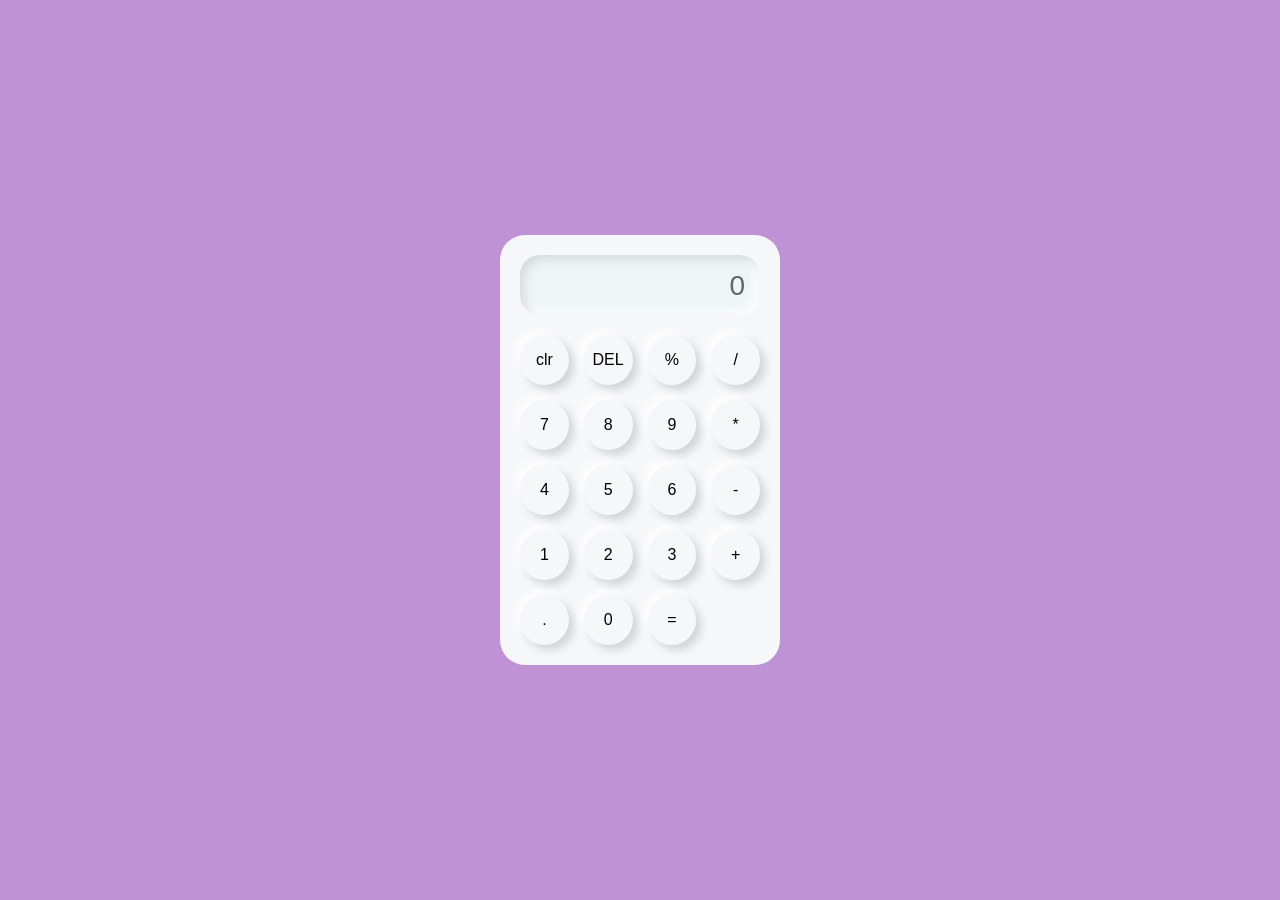
<file: index.html>
<!DOCTYPE html>
<html lang="en">
<head>
  <meta charset="UTF-8" />
  <title>Calculator UI</title>
  <link rel="stylesheet" href="style.css" />
</head>
<body>
  <div class="calculator">
    <div class="display">0</div>

    <div class="buttons">
      <button class="btn" >clr</button>
      <button class="btn">DEL</button>
      <button class="btn">%</button>
      <button class="btn">/</button>

      <button class="btn">7</button>
      <button class="btn">8</button>
      <button class="btn">9</button>
      <button class="btn">*</button>

      <button class="btn">4</button>
      <button class="btn">5</button>
      <button class="btn">6</button>
      <button class="btn">-</button>

      <button class="btn">1</button>
      <button class="btn">2</button>
      <button class="btn">3</button>
      <button class="btn">+</button>

      <button class="btn">.</button>
      <button class="btn">0</button>
      <button class="btn">=</button>
    </div>
  </div>

  <script src="./fun.js"></script>
</body>
</html>
</file>
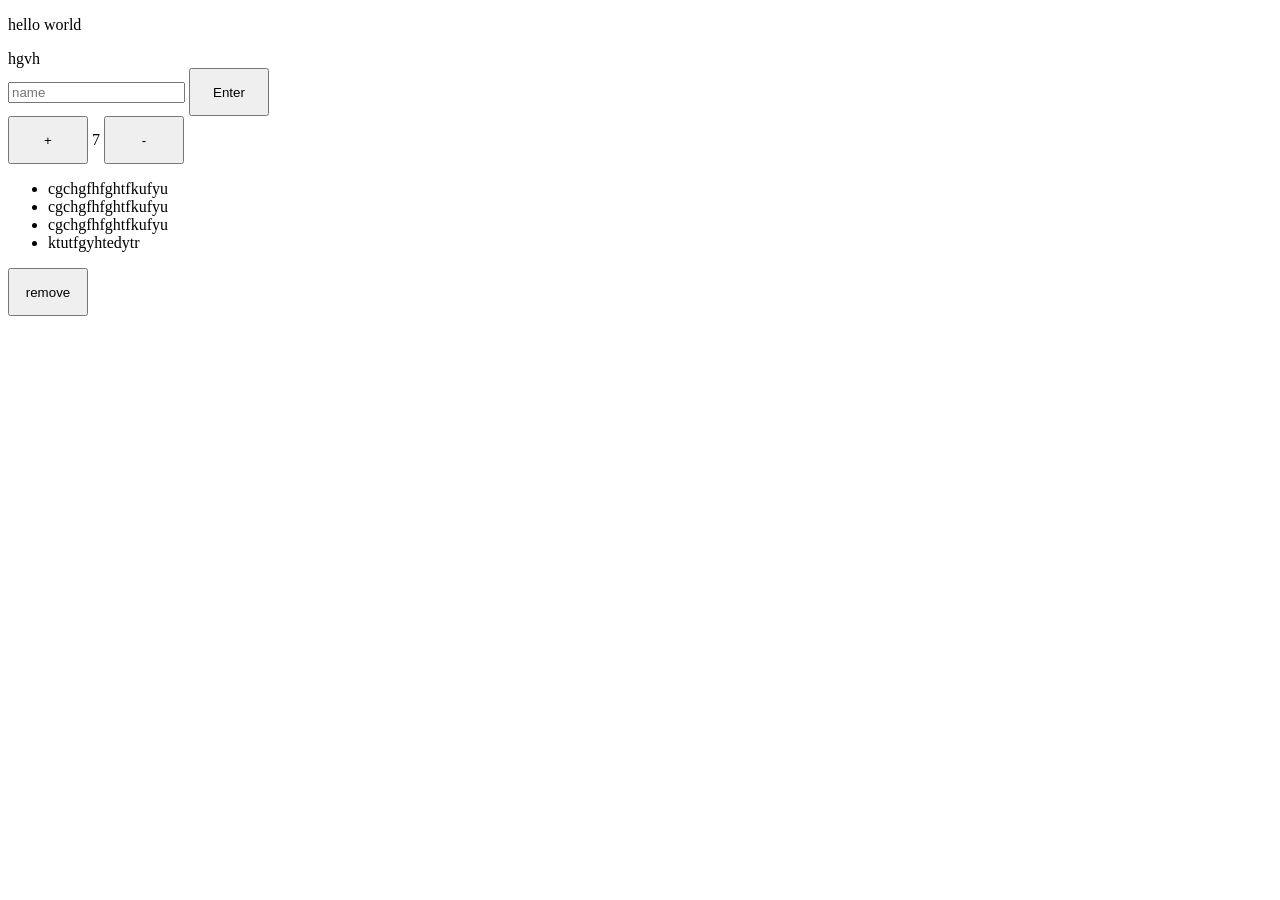
<file: practice.html>
<!DOCTYPE html>
<html lang="en">

<head>
    <meta charset="UTF-8">
    <meta name="viewport" content="width=device-width, initial-scale=1.0">
    <title>Document</title>
    <style>
        .active {
            visibility: hidden;
        }

        button{
            width:5rem;
            height: 3rem;
        }

        .selected{
            background-color:#f8f843;
        }
    </style>
</head>

<body>
    <div>
        <p id="message">hello world</p>

        <!-- <h1 class="bt">click me</h1>
    </div> -->

        <div id="box">hgvh
        </div>


        <div>
            <input type="text" class="take-input" placeholder="name" value="" />
            <button class="bt-3">Enter</button>
        </div>

       

        <div >
            <button class="bt-add">+</button>
            <span class="number">7</span>
            <button class="bt-sub">-</button>
        </div>

         <div>
            <ul class="b-points">
                <li class="b-p">cgchgfhfghtfkufyu</li>
                <li class="b-p">cgchgfhfghtfkufyu</li>
                <li class="b-p">cgchgfhfghtfkufyu</li>
                <li class="b-p">ktutfgyhtedytr</li>
            </ul>

            <button class="bt-4">remove</button>
        </div>



        <!-- <button  class="bt-1">show</button>
    <button class="bt-2">hide</button> -->
        <script>


           let bpoints = document.querySelectorAll(".b-points");
           console.log(bpoints);

bpoints.forEach(pointGroup => {
  let children = pointGroup.children;

  for (let i = 0; i < children.length; i++) {
    children[i].addEventListener("click", function () {

      // remove from all
      for (let j = 0; j < children.length; j++) {
        children[j].classList.remove("selected");
      }

      // add to clicked one
      this.classList.add("selected");
    });
  }
});





            
            // let bt4 = document.querySelector(".bt-4");
            // bt4.addEventListener("click", function () {
            //     let bpoints = document.querySelectorAll(".b-points");
            //     console.log(bpoints[0].children);
            //     let a = bpoints[0].children;
            //     // a[a.length-1].remove();
            //     for(let i=0;i<a.length;i++){
            //         console.log(a[i]);
            //         if(i==a.length-1){
            //            a[i].remove();
            //         }
            //     }

            // })





        //   let btadd = document.querySelector(".bt-add");
        //   let num  = document.querySelector(".number");
        //   let btsub = document.querySelector(".bt-sub");
        //   let x=num.textContent;
        //   let y = btadd.textContent;
        //    let z = btsub.textContent;
          
        //   if(y=="+"){
        //   btadd.addEventListener("click",function(){
        //     let incnum=  x++;

        //    num.innerHTML = incnum;
           
        //   })
        // }
        //  else if(z=="-"){ 
        //  btsub.addEventListener("click",function(){
        //     console.log("gyfdtgh");
        //     let decnum = x--;
        //     num.innerHTML = decnum;
        //  })
        // }








            let bt3 = document.querySelector(".bt-3");
            bt3.addEventListener("click", function () {
                let txt = document.querySelector(".take-input").value;
                console.log(txt);
                let x = document.querySelector(".bpoints");
                x.innerHTML = `<li>${txt}</li>`;


            })







        </script>
</body>

</html>
</file>
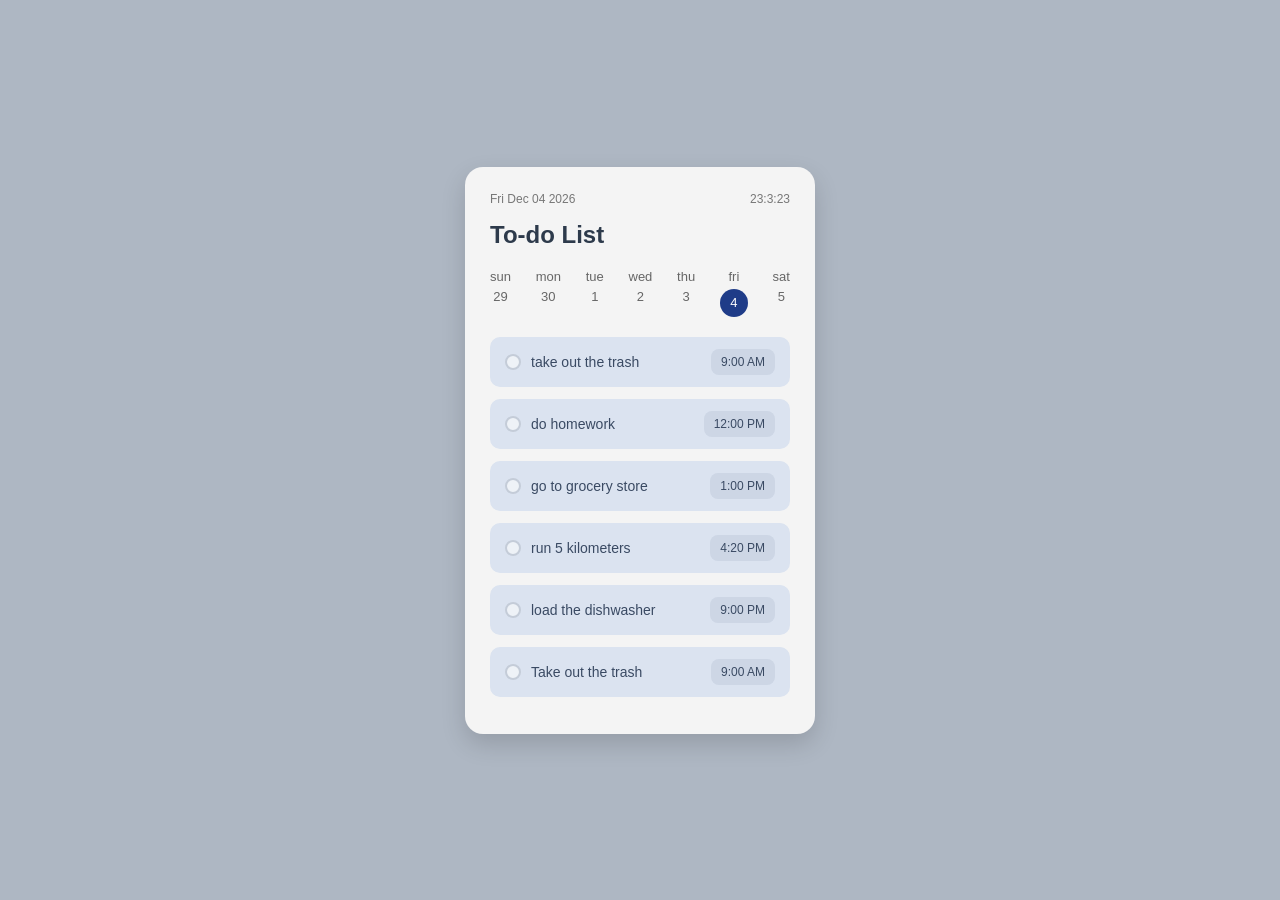
<file: tudu/tudu.html>
<!DOCTYPE html>
<html lang="en">

<head>
    <meta charset="UTF-8">
    <title>To-do List UI</title>
    <style>
        * {
            margin: 0;
            padding: 0;
            box-sizing: border-box;
            font-family: "Segoe UI", sans-serif;
        }

        body {
            background: #aeb7c3;
            display: flex;
            justify-content: center;
            align-items: center;
            height: 100vh;
        }

        .wrapper {
            width: 350px;
        }

        .card {
            background: #f4f4f4;
            padding: 25px;
            border-radius: 18px;
            box-shadow: 0 10px 25px rgba(0, 0, 0, 0.15);
        }

        .top {
            display: flex;
            justify-content: space-between;
            font-size: 12px;
            color: #777;
            margin-bottom: 15px;
        }

        h2 {
            margin-bottom: 20px;
            color: #2d3a4b;
        }

        .week {
            display: flex;
            justify-content: space-between;
            margin-bottom: 20px;
            text-align: center;
            font-size: 13px;
            color: #666;
        }

        .day span {
            display: inline-block;
            margin-top: 5px;
        }

        .day .active {
            background: #1f3c88;
            color: white;
            width: 28px;
            height: 28px;
            line-height: 28px;
            border-radius: 50%;
        }

        .task {
            display: flex;
            justify-content: space-between;
            align-items: center;
            background: #dbe3f0;
            padding: 12px 15px;
            border-radius: 10px;
            margin-bottom: 12px;
            font-size: 14px;
            color: #3a4a63;
        }

        .task .left {
            display: flex;
            align-items: center;
            gap: 10px;
        }

        .circle {
            width: 16px;
            height: 16px;
            border-radius: 50%;
            background: #eef2f7;
            border: 2px solid #c4ccd8;
        }

        .check {
            width: 18px;
            height: 18px;
            background: #1db954;
            color: white;
            font-size: 12px;
            display: flex;
            align-items: center;
            justify-content: center;
            border-radius: 50%;
        }

        .check::before {
            content: "✓";
        }

        .animation {
           
        }

        .completed {
            opacity: 0.7;
            text-decoration: line-through;
        }

        .time-box {
            background: #cdd6e5;
            padding: 6px 10px;
            border-radius: 8px;
            font-size: 12px;
        }
    </style>
</head>

<body>

    <div class="wrapper">
        <div class="card">

            <div class="top">
                <div class="date">Tue Jan 18 2022</div>
                <div class="time">1:06:15 PM</div>
            </div>

            <h2>To-do List</h2>

            <div class="week">
                <div class="day">sun<br><span class=d-date>24</span></div>
                <div class="day">mon<br><span class=d-date>25</span></div>
                <div class="day">tue<br><span class=d-date>26</span></div>
                <div class="day">wed<br><span class=d-date>27</span></div>
                <div class="day">thu<br><span class=d-date>28</span></div>
                <div class="day">fri<br><span class=d-date>29</span></div>
                <div class="day">sat<br><span class=d-date>30</span></div>
            </div>


            <div class="task">
                <div class="left">
                    <span class="circle"></span>
                    take out the trash
                </div>
                <div class="time-box">9:00 AM</div>
            </div>

            <div class="task">
                <div class="left">
                    <span class="circle"></span>
                    do homework
                </div>
                <div class="time-box">12:00 PM</div>
            </div>

            <div class="task">
                <div class="left">
                    <span class="circle"></span>
                    go to grocery store
                </div>
                <div class="time-box">1:00 PM</div>
            </div>

            <div class="task">
                <div class="left">
                    <span class="circle"></span>
                    run 5 kilometers
                </div>
                <div class="time-box">4:20 PM</div>
            </div>

            <div class="task">
                <div class="left">
                    <span class="circle"></span>
                    load the dishwasher
                </div>
                <div class="time-box">9:00 PM</div>
            </div>

            <div class="task">
                <div class="left">
                    <span class="circle"></span>
                    Take out the trash
                </div>
                <div class="time-box">9:00 AM</div>
            </div>

        </div>
    </div>
    <script>
        let topdate = document.querySelector(".date");
        topdate.innerHTML = new Date().toDateString();

        let h = new Date().getHours();
        let m = new Date().getMinutes();
        let s = new Date().getSeconds();
        let toptime = h + ":" + m + ":" + s;
        document.querySelector(".time").innerHTML = toptime;



        // let date =document.querySelector(".d-date");

        // date = new Map([

        let days = document.querySelectorAll(".day");
        let today = new Date();
        let currentday = today.getDay();
        days.forEach((day, index) => {
            let todaydate = day.querySelector(".d-date");
            tempdate = new Date();
            tempdate.setDate(today.getDate() - currentday + index);
            todaydate.textContent = tempdate.getDate();

            if (currentday == index) {
                todaydate.classList.add("active");

            }
            else {
                todaydate.classList.remove("active");
            }
        });


        let tasks = document.querySelectorAll(".task");
        tasks.forEach(function (task) {

            task.addEventListener("click", function () {
                let circle = task.querySelector(".circle");

                if (!task.classList.contains("completed")) {
                    task.classList.add("completed");
                    circle.classList.add("check");
                  
                }

                else {
                    task.classList.remove("completed");
                    circle.classList.remove("check");
                    
                }
            });
        });






    </script>

</body>


</html>
</file>
<file: style.css>
* {
  box-sizing: border-box;
  font-family: "Segoe UI", sans-serif;
}

body {
  margin: 0;
  min-height: 100vh;
  display: flex;
  justify-content: center;
  align-items: center;
  background: #be92d4;
}

.calculator {
  width: 280px;
  padding: 20px;
  border-radius: 25px;
  background: #f6f7f9;
  /* box-shadow:
    10px 10px 20px rgba(0, 0, 0, 0.15),
    -10px -10px 20px rgba(255, 255, 255, 0.8); */
}

.display {
  height: 60px;
  margin-bottom: 20px;
  padding: 15px;
  border-radius: 20px;
  background: #eef6f5;
  text-align: right;
  font-size: 28px;
  color: #666;
  box-shadow:
    inset 5px 5px 10px rgba(0, 0, 0, 0.1),
    inset -5px -5px 10px rgba(255, 255, 255, 0.8);
}

.buttons {
  display: grid;
  grid-template-columns: repeat(4, 1fr);
  gap: 15px;
}

.btn {
  height: 50px;
  border: none;
  border-radius: 50%;
  background: #f6f7f9;
  font-size: 16px;
  cursor: pointer;
  box-shadow:
    5px 5px 10px rgba(0, 0, 0, 0.15),
    -5px -5px 10px rgba(255, 255, 255, 0.9);
}

.btn:active {
  box-shadow:
    inset 4px 4px 8px rgba(0, 0, 0, 0.15),
    inset -4px -4px 8px rgba(255, 255, 255, 0.9);
}

.equal {
  grid-column: span 2;
  border-radius: 30px;
  background: #e7a6c9;
  color: white;
  font-size: 20px;

}
</file>
